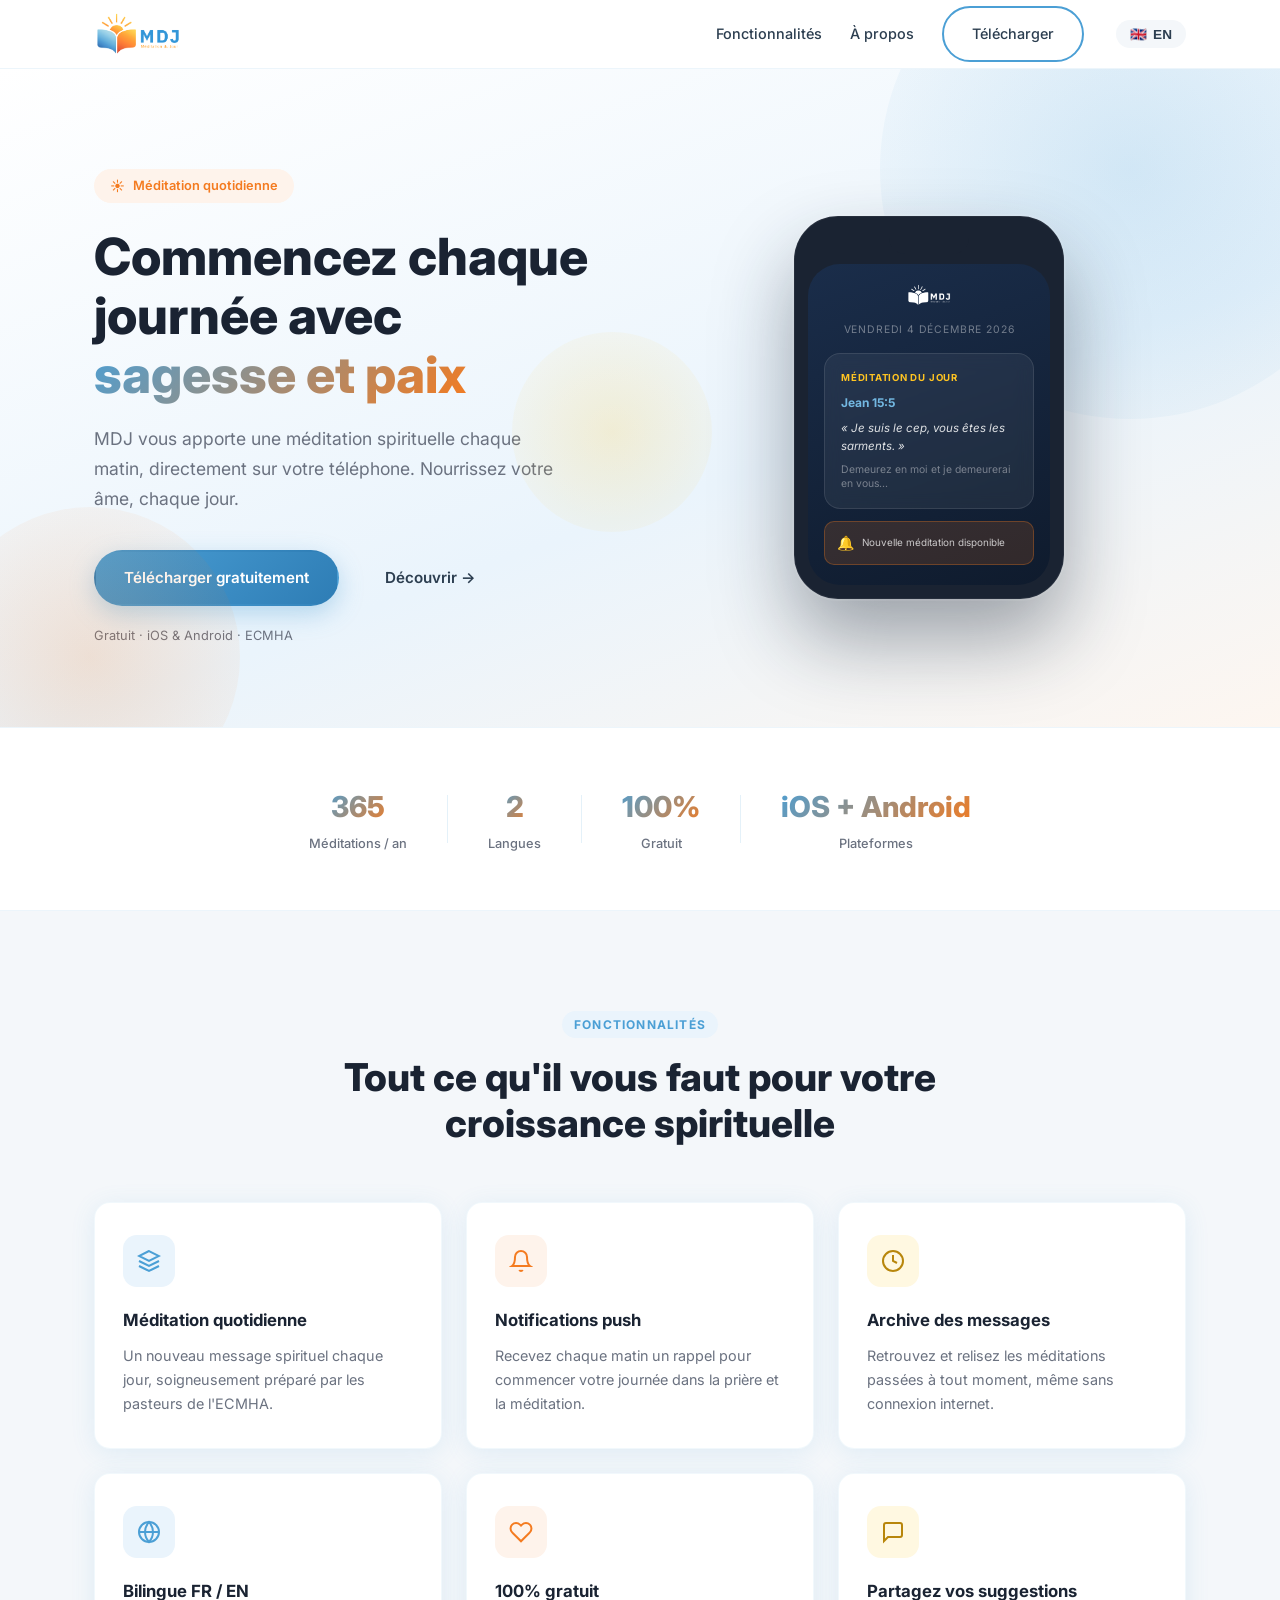
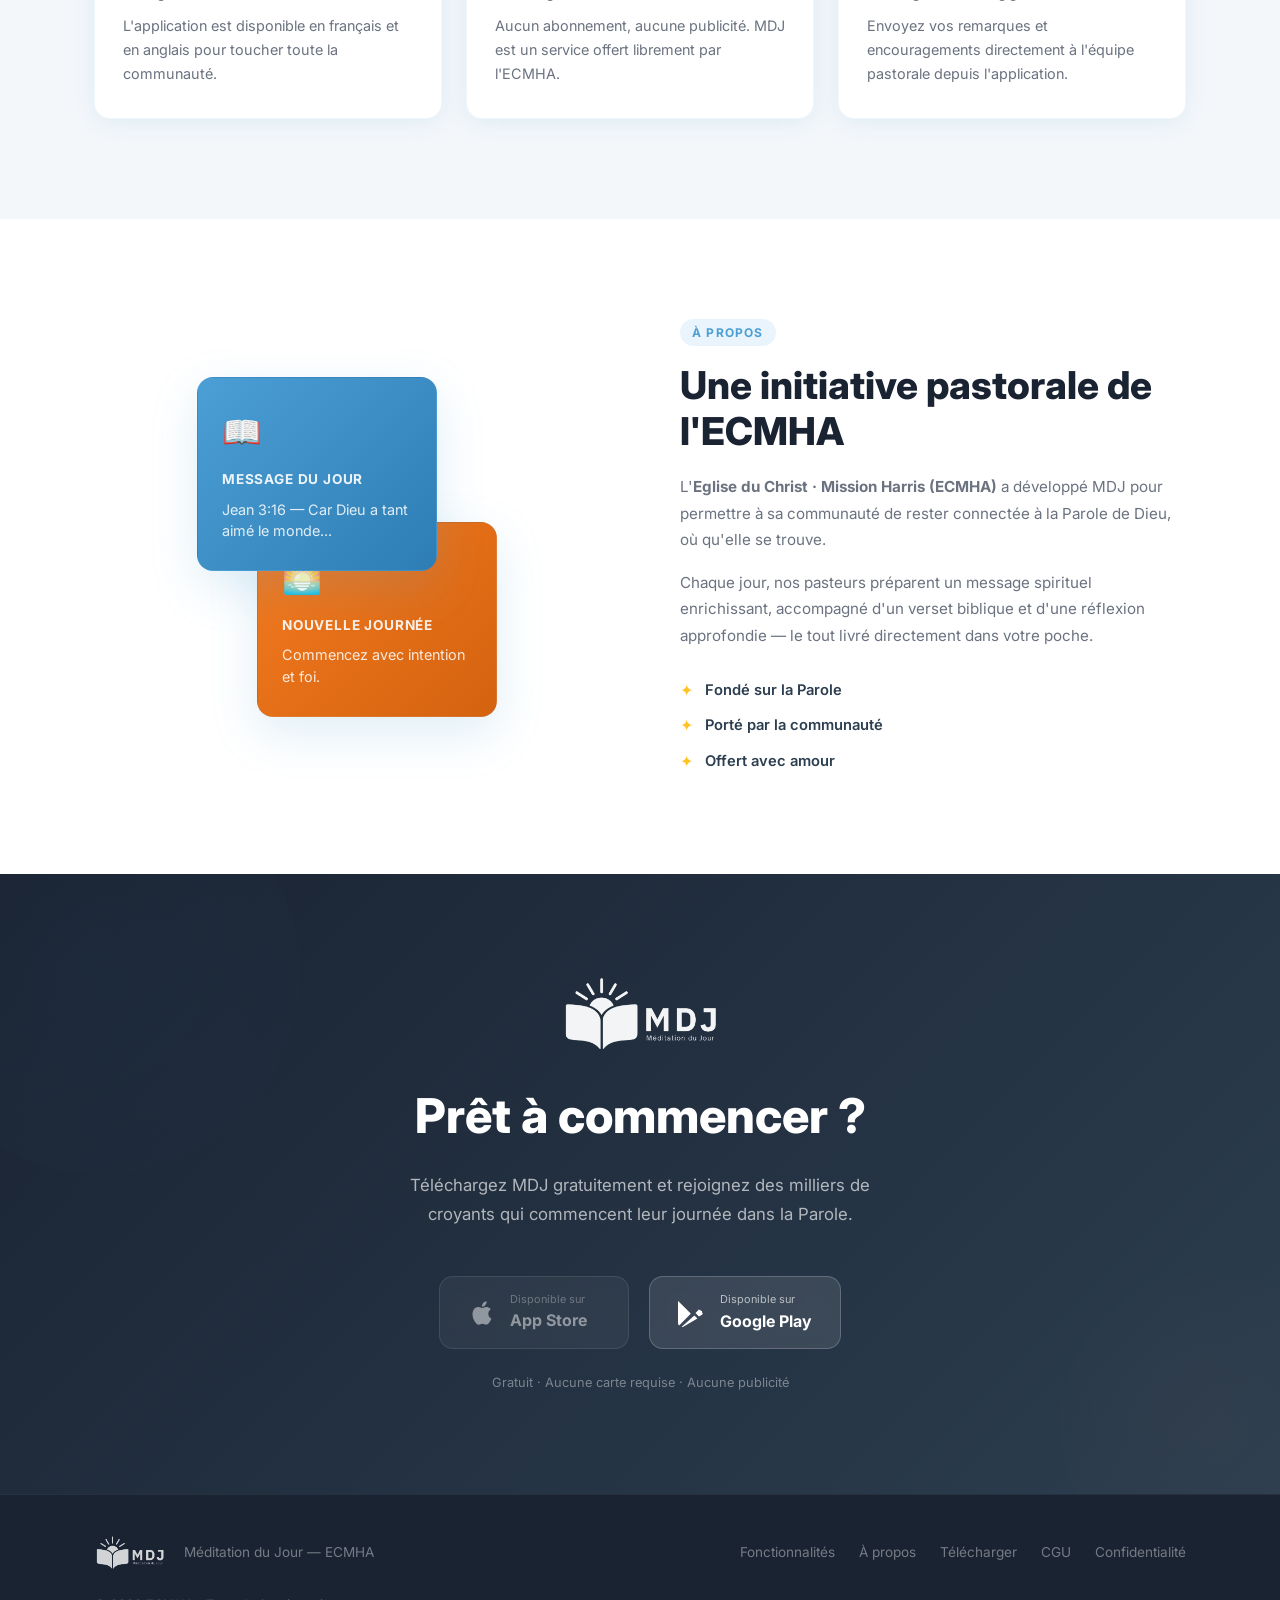
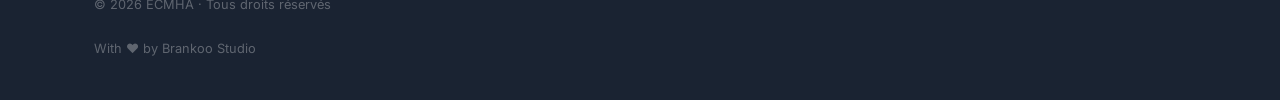
<file: index.html>
<!DOCTYPE html>
<html lang="fr">
<head>
  <meta charset="UTF-8" />
  <meta name="viewport" content="width=device-width, initial-scale=1.0" />
  <title>MDJ — Méditation du Jour</title>
  <link rel="shortcut icon" href="assets/imgs/favicon.png" />
  <link rel="icon" type="image/png" href="assets/imgs/favicon.png" />
  <meta name="description" content="Commencez chaque journée avec une méditation inspirante. MDJ vous apporte des messages spirituels quotidiens directement sur votre téléphone." />

  <!-- Canonical — update to your production domain -->
  <link rel="canonical" href="https://mdj.brankoostudio.com/" />

  <!-- Open Graph -->
  <meta property="og:type"        content="website" />
  <meta property="og:url"         content="https://mdj.brankoostudio.com/" />
  <meta property="og:title"       content="MDJ — Méditation du Jour" />
  <meta property="og:description" content="Commencez chaque journée avec une méditation inspirante. MDJ vous apporte des messages spirituels quotidiens directement sur votre téléphone." />
  <meta property="og:image"       content="https://mdj.brankoostudio.com/app_logo.png" />
  <meta property="og:locale"      content="fr_FR" />
  <meta property="og:site_name"   content="MDJ — Méditation du Jour" />

  <!-- Twitter Card -->
  <meta name="twitter:card"        content="summary_large_image" />
  <meta name="twitter:title"       content="MDJ — Méditation du Jour" />
  <meta name="twitter:description" content="Commencez chaque journée avec une méditation inspirante. MDJ vous apporte des messages spirituels quotidiens directement sur votre téléphone." />
  <meta name="twitter:image"       content="https://mdj.brankoostudio.com/app_logo.png" />

  <!-- Structured data -->
  <script type="application/ld+json">
  {
    "@context": "https://schema.org",
    "@type": "MobileApplication",
    "name": "MDJ — Méditation du Jour",
    "description": "Commencez chaque journée avec une méditation inspirante. MDJ vous apporte des messages spirituels quotidiens directement sur votre téléphone.",
    "url": "https://mdj.brankoostudio.com/",
    "applicationCategory": "LifestyleApplication",
    "operatingSystem": "iOS, Android",
    "offers": {
      "@type": "Offer",
      "price": "0",
      "priceCurrency": "EUR"
    },
    "author": {
      "@type": "Organization",
      "name": "Eglise du Christ · Mission Harris (ECMHA)"
    },
    "inLanguage": ["fr", "en"]
  }
  </script>

  <link rel="preconnect" href="https://fonts.googleapis.com" />
  <link rel="preconnect" href="https://fonts.gstatic.com" crossorigin />
  <link href="https://fonts.googleapis.com/css2?family=Inter:wght@400;500;600;700;800&display=swap" rel="stylesheet" />
  <link rel="stylesheet" href="assets/css/style.css" />
</head>
<body>

  <!-- NAVBAR -->
  <header class="navbar">
    <div class="container navbar__inner">
      <a href="#" class="navbar__logo">
        <img src="assets/imgs/app_logo.png" alt="MDJ Logo" height="44" />
      </a>
      <nav class="navbar__links">
        <a href="#features" data-i18n="nav.features">Fonctionnalités</a>
        <a href="#about" data-i18n="nav.about">À propos</a>
        <a href="#download" class="btn btn--outline" data-i18n="nav.download">Télécharger</a>
      </nav>
      <button class="lang-toggle" id="langToggle" aria-label="Switch language">
        <span class="lang-toggle__flag" id="langFlag">🇬🇧</span>
        <span class="lang-toggle__label" id="langLabel">EN</span>
      </button>
      <button class="navbar__burger" id="burger" aria-label="Menu">
        <span></span><span></span><span></span>
      </button>
    </div>
    <div class="navbar__mobile" id="mobileMenu">
      <a href="#features" data-i18n="nav.features">Fonctionnalités</a>
      <a href="#about" data-i18n="nav.about">À propos</a>
      <a href="#download" data-i18n="nav.download">Télécharger</a>
    </div>
  </header>

  <!-- HERO -->
  <section class="hero" id="home">
    <div class="hero__bg-shapes">
      <div class="shape shape--1"></div>
      <div class="shape shape--2"></div>
      <div class="shape shape--3"></div>
    </div>
    <div class="container hero__inner">
      <div class="hero__text">
        <span class="hero__badge" data-i18n="hero.badge">Méditation quotidienne</span>
        <h1 class="hero__title" data-i18n="hero.title">
          Commencez chaque journée avec <span class="gradient-text">sagesse et paix</span>
        </h1>
        <p class="hero__subtitle" data-i18n="hero.subtitle">
          MDJ vous apporte une méditation spirituelle chaque matin, directement sur votre téléphone. Nourrissez votre âme, chaque jour.
        </p>
        <div class="hero__cta">
          <a href="#download" class="btn btn--primary" data-i18n="hero.cta_primary">Télécharger gratuitement</a>
          <a href="#features" class="btn btn--ghost" data-i18n="hero.cta_secondary">Découvrir →</a>
        </div>
        <p class="hero__note" data-i18n="hero.note">Gratuit · iOS & Android · ECMHA</p>
      </div>
      <div class="hero__visual">
        <div class="phone-mockup">
          <div class="phone-mockup__screen">
            <div class="mock-screen">
              <div class="mock-header">
                <div class="mock-logo">
                  <img src="assets/imgs/MDJ Blanc.png" alt="MDJ" height="28" />
                </div>
              </div>
              <div class="mock-date" id="mockDate"></div>
              <div class="mock-card">
                <div class="mock-card__tag" data-i18n="mock.tag">Méditation du jour</div>
                <div class="mock-card__title" data-i18n="mock.verse_ref">Jean 15:5</div>
                <div class="mock-card__quote" data-i18n="mock.verse">
                  « Je suis le cep, vous êtes les sarments. »
                </div>
                <div class="mock-card__preview" data-i18n="mock.content">
                  Demeurez en moi et je demeurerai en vous...
                </div>
              </div>
              <div class="mock-notif">
                <div class="mock-notif__icon">🔔</div>
                <div class="mock-notif__text" data-i18n="mock.notif">Nouvelle méditation disponible</div>
              </div>
            </div>
          </div>
        </div>
        <div class="hero__glow"></div>
      </div>
    </div>
  </section>

  <!-- STATS STRIP -->
  <section class="stats">
    <div class="container stats__inner">
      <div class="stat">
        <span class="stat__number">365</span>
        <span class="stat__label" data-i18n="stats.messages">Méditations / an</span>
      </div>
      <div class="stat__divider"></div>
      <div class="stat">
        <span class="stat__number">2</span>
        <span class="stat__label" data-i18n="stats.languages">Langues</span>
      </div>
      <div class="stat__divider"></div>
      <div class="stat">
        <span class="stat__number">100%</span>
        <span class="stat__label" data-i18n="stats.free">Gratuit</span>
      </div>
      <div class="stat__divider"></div>
      <div class="stat">
        <span class="stat__number">iOS + Android</span>
        <span class="stat__label" data-i18n="stats.platforms">Plateformes</span>
      </div>
    </div>
  </section>

  <!-- FEATURES -->
  <section class="features" id="features">
    <div class="container">
      <div class="section-header">
        <span class="section-tag" data-i18n="features.tag">Fonctionnalités</span>
        <h2 class="section-title" data-i18n="features.title">Tout ce qu'il vous faut pour votre croissance spirituelle</h2>
      </div>
      <div class="features__grid">

        <div class="feature-card">
          <div class="feature-card__icon feature-card__icon--blue">
            <svg viewBox="0 0 24 24" fill="none" stroke="currentColor" stroke-width="2">
              <path d="M12 2L2 7l10 5 10-5-10-5z"/>
              <path d="M2 17l10 5 10-5"/>
              <path d="M2 12l10 5 10-5"/>
            </svg>
          </div>
          <h3 data-i18n="features.daily.title">Méditation quotidienne</h3>
          <p data-i18n="features.daily.desc">Un nouveau message spirituel chaque jour, soigneusement préparé.</p>
        </div>

        <div class="feature-card">
          <div class="feature-card__icon feature-card__icon--orange">
            <svg viewBox="0 0 24 24" fill="none" stroke="currentColor" stroke-width="2">
              <path d="M18 8A6 6 0 0 0 6 8c0 7-3 9-3 9h18s-3-2-3-9"/>
              <path d="M13.73 21a2 2 0 0 1-3.46 0"/>
            </svg>
          </div>
          <h3 data-i18n="features.notif.title">Notifications push</h3>
          <p data-i18n="features.notif.desc">Recevez chaque matin un rappel pour commencer votre journée dans la prière et la méditation.</p>
        </div>

        <div class="feature-card">
          <div class="feature-card__icon feature-card__icon--gold">
            <svg viewBox="0 0 24 24" fill="none" stroke="currentColor" stroke-width="2">
              <circle cx="12" cy="12" r="10"/>
              <polyline points="12 6 12 12 16 14"/>
            </svg>
          </div>
          <h3 data-i18n="features.archive.title">Archive des messages</h3>
          <p data-i18n="features.archive.desc">Retrouvez et relisez les méditations passées à tout moment, même sans connexion internet.</p>
        </div>

        <div class="feature-card">
          <div class="feature-card__icon feature-card__icon--blue">
            <svg viewBox="0 0 24 24" fill="none" stroke="currentColor" stroke-width="2">
              <circle cx="12" cy="12" r="10"/>
              <line x1="2" y1="12" x2="22" y2="12"/>
              <path d="M12 2a15.3 15.3 0 0 1 4 10 15.3 15.3 0 0 1-4 10 15.3 15.3 0 0 1-4-10 15.3 15.3 0 0 1 4-10z"/>
            </svg>
          </div>
          <h3 data-i18n="features.bilingual.title">Bilingue FR / EN</h3>
          <p data-i18n="features.bilingual.desc">L'application est disponible en français et en anglais pour toucher toute la communauté.</p>
        </div>

        <div class="feature-card">
          <div class="feature-card__icon feature-card__icon--orange">
            <svg viewBox="0 0 24 24" fill="none" stroke="currentColor" stroke-width="2">
              <path d="M20.84 4.61a5.5 5.5 0 0 0-7.78 0L12 5.67l-1.06-1.06a5.5 5.5 0 0 0-7.78 7.78l1.06 1.06L12 21.23l7.78-7.78 1.06-1.06a5.5 5.5 0 0 0 0-7.78z"/>
            </svg>
          </div>
          <h3 data-i18n="features.free.title">100% gratuit</h3>
          <p data-i18n="features.free.desc">Aucun abonnement, aucune publicité. MDJ est un service offert librement par l'ECMHA.</p>
        </div>

        <div class="feature-card">
          <div class="feature-card__icon feature-card__icon--gold">
            <svg viewBox="0 0 24 24" fill="none" stroke="currentColor" stroke-width="2">
              <path d="M21 15a2 2 0 0 1-2 2H7l-4 4V5a2 2 0 0 1 2-2h14a2 2 0 0 1 2 2z"/>
            </svg>
          </div>
          <h3 data-i18n="features.feedback.title">Partagez vos suggestions</h3>
          <p data-i18n="features.feedback.desc">Envoyez vos remarques et encouragements directement à l'équipe pastorale depuis l'application.</p>
        </div>

      </div>
    </div>
  </section>

  <!-- ABOUT -->
  <section class="about" id="about">
    <div class="container about__inner">
      <div class="about__visual">
        <div class="about__cards">
          <div class="about__card about__card--front">
            <div class="about__card-icon">📖</div>
            <div class="about__card-title" data-i18n="about.card1.title">Message du jour</div>
            <div class="about__card-body" data-i18n="about.card1.body">Jean 3:16 — Car Dieu a tant aimé le monde...</div>
          </div>
          <div class="about__card about__card--back">
            <div class="about__card-icon">🌅</div>
            <div class="about__card-title" data-i18n="about.card2.title">Nouvelle journée</div>
            <div class="about__card-body" data-i18n="about.card2.body">Commencez avec intention et foi.</div>
          </div>
        </div>
      </div>
      <div class="about__text">
        <span class="section-tag" data-i18n="about.tag">À propos</span>
        <h2 class="section-title" data-i18n="about.title">Une initiative pastorale de l'ECMHA</h2>
        <p data-i18n="about.p1">
          L'<strong>Eglise du Christ · Mission Harris (ECMHA)</strong> a développé MDJ pour permettre à sa communauté de rester connectée à la Parole de Dieu, où qu'elle se trouve.
        </p>
        <p data-i18n="about.p2">
          Chaque jour, nos prédicateurs préparent un message spirituel enrichissant, accompagné d'un verset biblique et d'une réflexion approfondie — le tout livré directement dans votre poche.
        </p>
        <div class="about__values">
          <div class="about__value">
            <span class="about__value-icon">✦</span>
            <span data-i18n="about.val1">Fondé sur la Parole</span>
          </div>
          <div class="about__value">
            <span class="about__value-icon">✦</span>
            <span data-i18n="about.val2">Porté par la communauté</span>
          </div>
          <div class="about__value">
            <span class="about__value-icon">✦</span>
            <span data-i18n="about.val3">Offert avec amour</span>
          </div>
        </div>
      </div>
    </div>
  </section>

  <!-- DOWNLOAD -->
  <section class="download" id="download">
    <div class="download__bg">
      <div class="shape shape--d1"></div>
      <div class="shape shape--d2"></div>
    </div>
    <div class="container download__inner">
      <img src="assets/imgs/app_logo_white.png" alt="MDJ" class="download__logo" height="80" />
      <h2 class="download__title" data-i18n="download.title">Prêt à commencer ?</h2>
      <p class="download__subtitle" data-i18n="download.subtitle">
        Téléchargez MDJ gratuitement et rejoignez des milliers de croyants qui commencent leur journée dans la Parole.
      </p>
      <div class="download__buttons">
        <a href="#" class="store-btn store-btn--disabled">
          <svg class="store-btn__icon" viewBox="0 0 24 24" fill="currentColor">
            <path d="M18.71 19.5c-.83 1.24-1.71 2.45-3.05 2.47-1.34.03-1.77-.79-3.29-.79-1.53 0-2 .77-3.27.82-1.31.05-2.3-1.32-3.14-2.53C4.25 17 2.94 12.45 4.7 9.39c.87-1.52 2.43-2.48 4.12-2.51 1.28-.02 2.5.87 3.29.87.78 0 2.26-1.07 3.8-.91.65.03 2.47.26 3.64 1.98-.09.06-2.17 1.28-2.15 3.81.03 3.02 2.65 4.03 2.68 4.04-.03.07-.42 1.44-1.38 2.83M13 3.5c.73-.83 1.94-1.46 2.94-1.5.13 1.17-.34 2.35-1.04 3.19-.69.85-1.83 1.51-2.95 1.42-.15-1.15.41-2.35 1.05-3.11z"/>
          </svg>
          <div class="store-btn__text">
            <span class="store-btn__sub" data-i18n="download.appstore_sub">Disponible sur</span>
            <span class="store-btn__name">App Store</span>
          </div>
        </a>
        <a href="https://play.google.com/store/apps/details?id=com.brankoo.mdj" class="store-btn">
          <svg class="store-btn__icon" viewBox="0 0 24 24" fill="currentColor">
            <path d="M3.18 23.76c.3.17.64.22.99.14l12.47-7.18-2.61-2.61-10.85 9.65zM.89 1.43C.34 1.76 0 2.36 0 3.14v17.72c0 .78.34 1.38.89 1.71l.09.05 9.92-9.92v-.23L.98 2.55l-.09.05-.01-.09.01.02zM20.6 10.59l-2.66-1.53-2.94 2.94 2.94 2.94 2.67-1.54c.76-.44.76-1.37-.01-1.81zM3.18.24l12.47 7。19-2。61 2。61L2。19。39 3。18。24z"/>
          </svg>
          <div class="store-btn__text">
            <span class="store-btn__sub" data-i18n="download.google_sub">Disponible sur</span>
            <span class="store-btn__name">Google Play</span>
          </div>
        </a>
      </div>
      <p class="download__note" data-i18n="download.note">Gratuit · Aucune carte requise · Aucune publicité</p>
    </div>
  </section>

  <!-- FOOTER -->
  <footer class="footer">
    <div class="container footer__inner">
      <div class="footer__brand">
        <img src="assets/imgs/app_logo.png" alt="MDJ" height="36" />
        <p data-i18n="footer.tagline">Méditation du Jour — ECMHA</p>
      </div>
      <div class="footer__links">
        <a href="#features" data-i18n="nav.features">Fonctionnalités</a>
        <a href="#about" data-i18n="nav.about">À propos</a>
        <a href="#download" data-i18n="nav.download">Télécharger</a>
        <a href="cgu.html" data-i18n="footer.cgu">CGU</a>
        <a href="privacy.html" data-i18n="footer.privacy">Confidentialité</a>
      </div>
      <p class="footer__copy">
        © <span id="year"></span> ECMHA · <span data-i18n="footer.rights">Tous droits réservés</span>
      </p>
      <p class="footer__copy">
        With ❤️ by <a href="https://www.brankoostudio.com" target="_blank" rel="noopener" data-i18n="footer.branco"> Brankoo Studio </a>
      </p>
    </div>
  </footer>

  <script src="assets/js/script.js"></script>
</body>
</html>
</file>
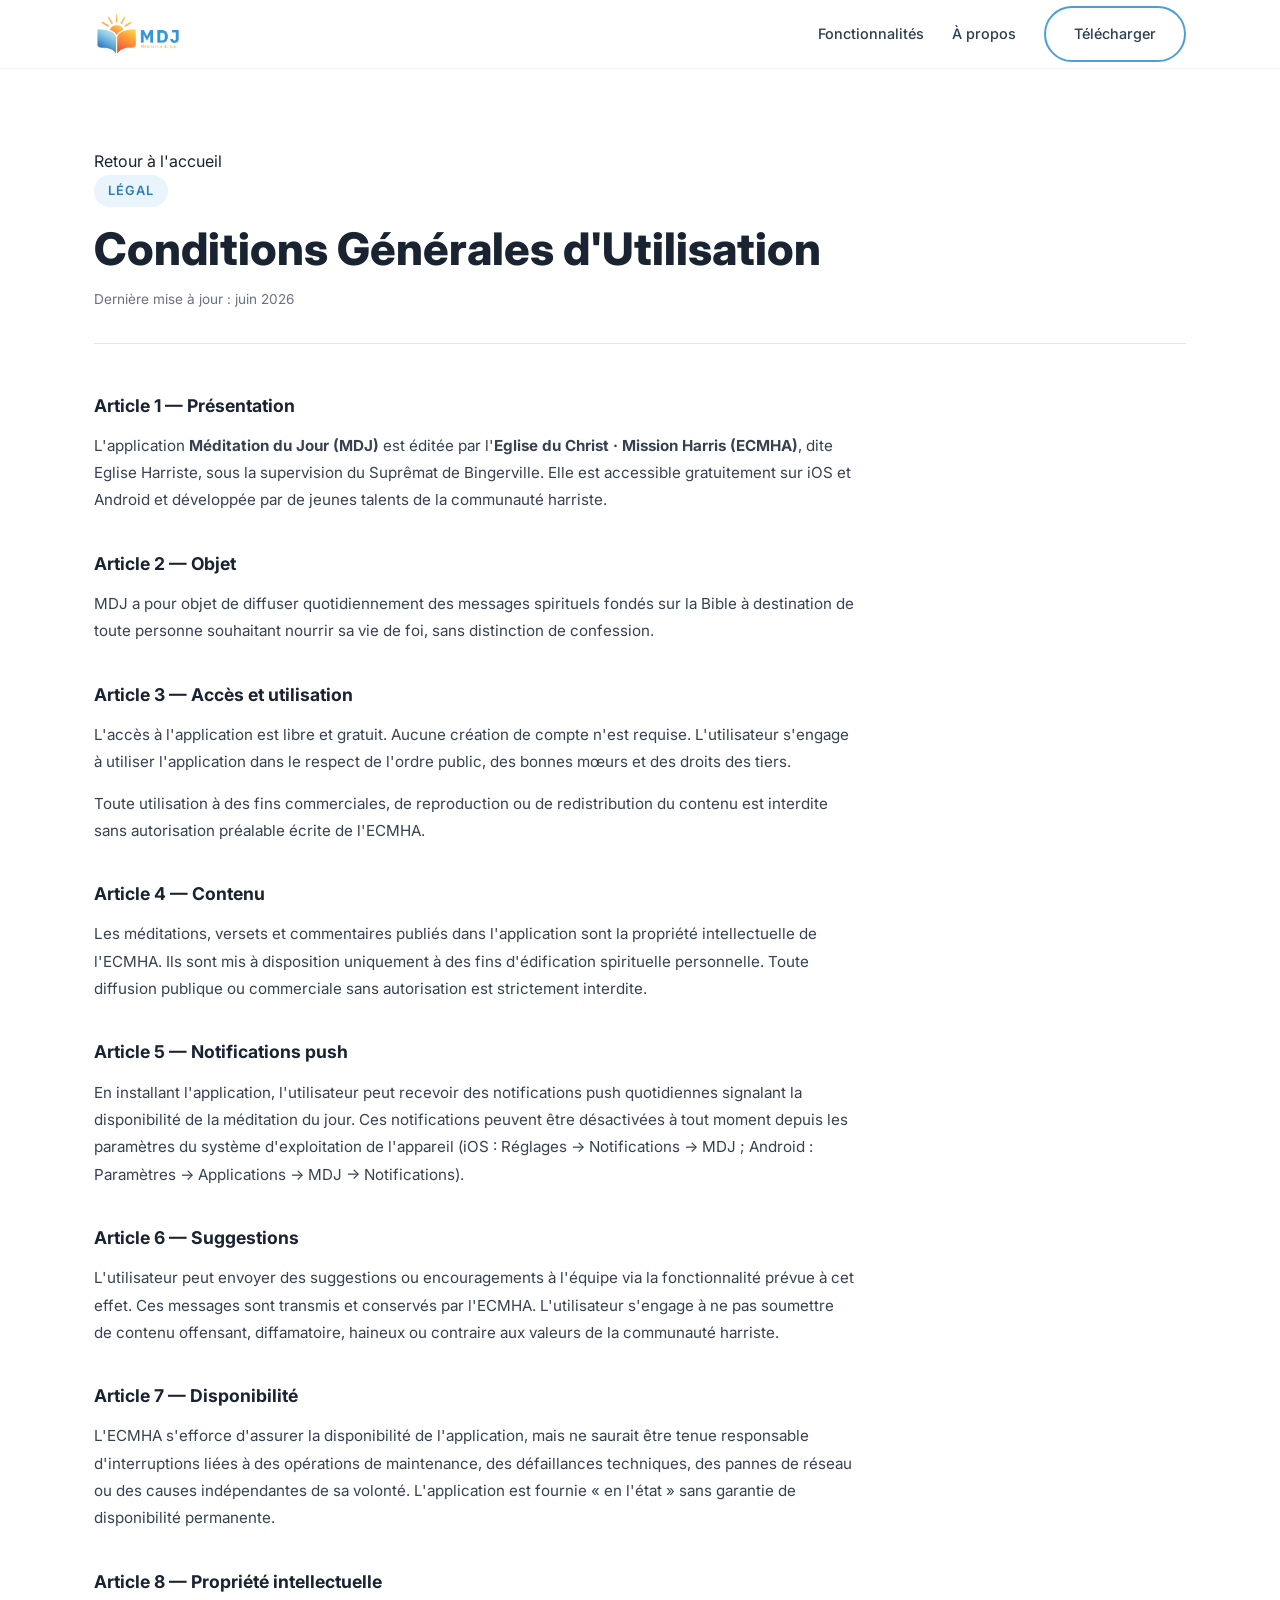
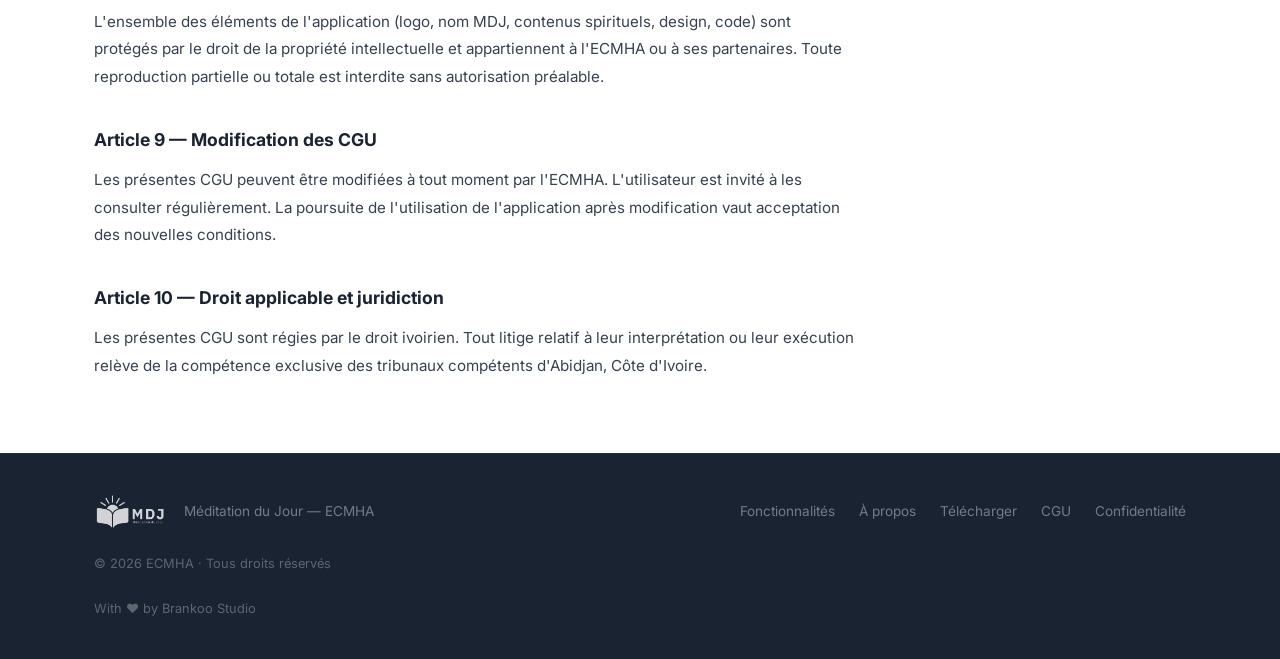
<file: cgu.html>
<!DOCTYPE html>
<html lang="fr">
<head>
  <meta charset="UTF-8" />
  <meta name="viewport" content="width=device-width, initial-scale=1.0" />
  <title>CGU — MDJ Méditation du Jour</title>
  <meta name="description" content="Conditions Générales d'Utilisation de l'application MDJ — Méditation du Jour, éditée par l'ECMHA." />
  <meta name="robots" content="noindex, follow" />
  <link rel="canonical" href="https://mdj.brankoostudio.com/cgu.html" />
  <link rel="shortcut icon" href="assets/imgs/favicon.png" />
  <link rel="icon" type="image/png" href="assets/imgs/favicon.png" />
  <link rel="preconnect" href="https://fonts.googleapis.com" />
  <link rel="preconnect" href="https://fonts.gstatic.com" crossorigin />
  <link href="https://fonts.googleapis.com/css2?family=Inter:wght@400;500;600;700;800&display=swap" rel="stylesheet" />
  <link rel="stylesheet" href="assets/css/style.css" />
  <link rel="stylesheet" href="assets/css/cgu.css" />
</head>
<body>

  <header class="navbar">
    <div class="container navbar__inner">
      <a href="index.html" class="navbar__logo">
        <img src="assets/imgs/app_logo.png" alt="MDJ Logo" height="44" />
      </a>
      <nav class="navbar__links">
        <a href="index.html#features">Fonctionnalités</a>
        <a href="index.html#about">À propos</a>
        <a href="index.html#download" class="btn btn--outline">Télécharger</a>
      </nav>
    </div>
  </header>

  <section class="legal">
    <div class="container">
      <a href="index.html" class="legal__back">Retour à l'accueil</a>
      <div class="legal__header">
        <span class="legal__badge">Légal</span>
        <h1 class="legal__title">Conditions Générales d'Utilisation</h1>
        <p class="legal__date">Dernière mise à jour : juin 2026</p>
      </div>
      <div class="legal__body">

        <h2>Article 1 — Présentation</h2>
        <p>L'application <strong>Méditation du Jour (MDJ)</strong> est éditée par l'<strong>Eglise du Christ · Mission Harris (ECMHA)</strong>, dite Eglise Harriste, sous la supervision du Suprêmat de Bingerville. Elle est accessible gratuitement sur iOS et Android et développée par de jeunes talents de la communauté harriste.</p>

        <h2>Article 2 — Objet</h2>
        <p>MDJ a pour objet de diffuser quotidiennement des messages spirituels fondés sur la Bible à destination de toute personne souhaitant nourrir sa vie de foi, sans distinction de confession.</p>

        <h2>Article 3 — Accès et utilisation</h2>
        <p>L'accès à l'application est libre et gratuit. Aucune création de compte n'est requise. L'utilisateur s'engage à utiliser l'application dans le respect de l'ordre public, des bonnes mœurs et des droits des tiers.</p>
        <p>Toute utilisation à des fins commerciales, de reproduction ou de redistribution du contenu est interdite sans autorisation préalable écrite de l'ECMHA.</p>

        <h2>Article 4 — Contenu</h2>
        <p>Les méditations, versets et commentaires publiés dans l'application sont la propriété intellectuelle de l'ECMHA. Ils sont mis à disposition uniquement à des fins d'édification spirituelle personnelle. Toute diffusion publique ou commerciale sans autorisation est strictement interdite.</p>

        <h2>Article 5 — Notifications push</h2>
        <p>En installant l'application, l'utilisateur peut recevoir des notifications push quotidiennes signalant la disponibilité de la méditation du jour. Ces notifications peuvent être désactivées à tout moment depuis les paramètres du système d'exploitation de l'appareil (iOS : Réglages → Notifications → MDJ ; Android : Paramètres → Applications → MDJ → Notifications).</p>

        <h2>Article 6 — Suggestions</h2>
        <p>L'utilisateur peut envoyer des suggestions ou encouragements à l'équipe via la fonctionnalité prévue à cet effet. Ces messages sont transmis et conservés par l'ECMHA. L'utilisateur s'engage à ne pas soumettre de contenu offensant, diffamatoire, haineux ou contraire aux valeurs de la communauté harriste.</p>

        <h2>Article 7 — Disponibilité</h2>
        <p>L'ECMHA s'efforce d'assurer la disponibilité de l'application, mais ne saurait être tenue responsable d'interruptions liées à des opérations de maintenance, des défaillances techniques, des pannes de réseau ou des causes indépendantes de sa volonté. L'application est fournie « en l'état » sans garantie de disponibilité permanente.</p>

        <h2>Article 8 — Propriété intellectuelle</h2>
        <p>L'ensemble des éléments de l'application (logo, nom MDJ, contenus spirituels, design, code) sont protégés par le droit de la propriété intellectuelle et appartiennent à l'ECMHA ou à ses partenaires. Toute reproduction partielle ou totale est interdite sans autorisation préalable.</p>

        <h2>Article 9 — Modification des CGU</h2>
        <p>Les présentes CGU peuvent être modifiées à tout moment par l'ECMHA. L'utilisateur est invité à les consulter régulièrement. La poursuite de l'utilisation de l'application après modification vaut acceptation des nouvelles conditions.</p>

        <h2>Article 10 — Droit applicable et juridiction</h2>
        <p>Les présentes CGU sont régies par le droit ivoirien. Tout litige relatif à leur interprétation ou leur exécution relève de la compétence exclusive des tribunaux compétents d'Abidjan, Côte d'Ivoire.</p>

      </div>
    </div>
  </section>

  <footer class="footer">
    <div class="container footer__inner">
      <div class="footer__brand">
        <img src="assets/imgs/app_logo.png" alt="MDJ" height="36" />
        <p>Méditation du Jour — ECMHA</p>
      </div>
      <div class="footer__links">
        <a href="index.html#features">Fonctionnalités</a>
        <a href="index.html#about">À propos</a>
        <a href="index.html#download">Télécharger</a>
        <a href="cgu.html">CGU</a>
        <a href="privacy.html">Confidentialité</a>
      </div>
      <p class="footer__copy">© <script>document.write(new Date().getFullYear())</script> ECMHA · Tous droits réservés</p>
      <p class="footer__copy">With ❤️ by <a href="https://www.brankoostudio.com" target="_blank" rel="noopener">Brankoo Studio</a></p>
    </div>
  </footer>

</body>
</html>
</file>
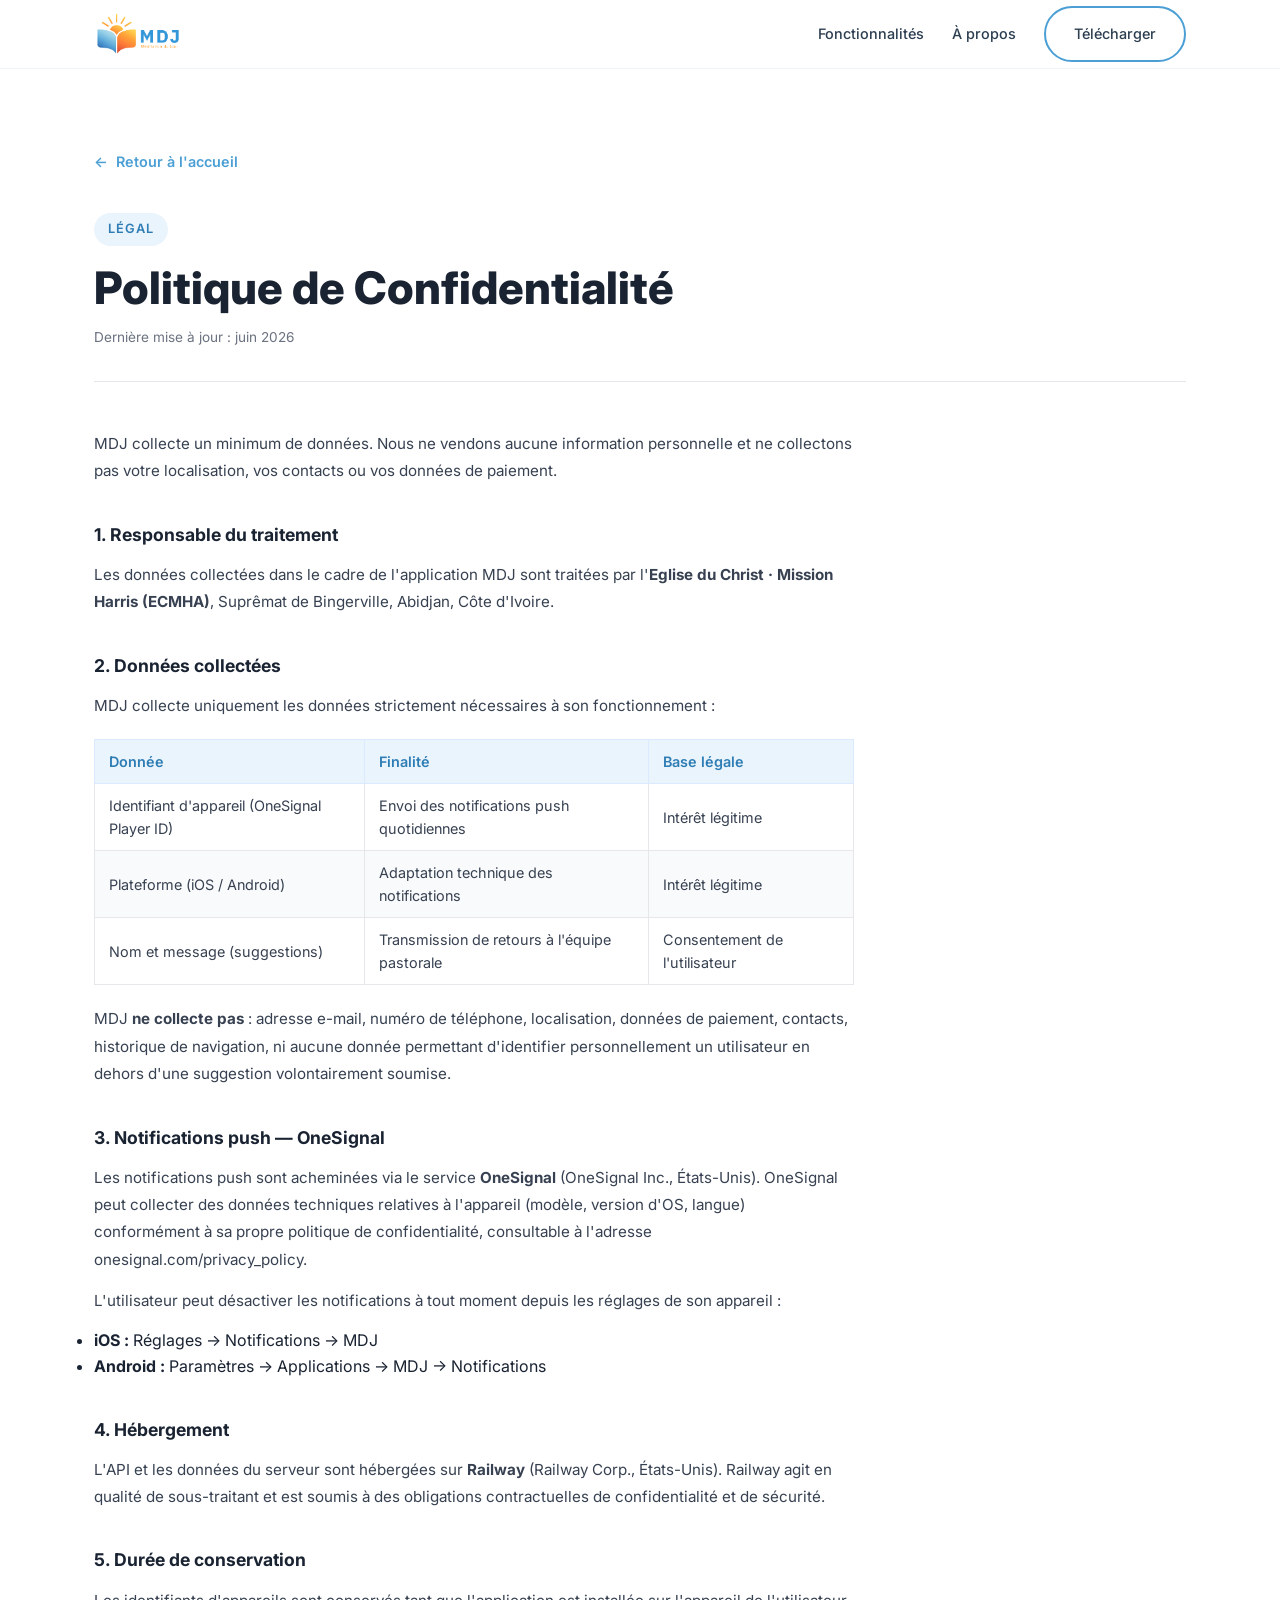
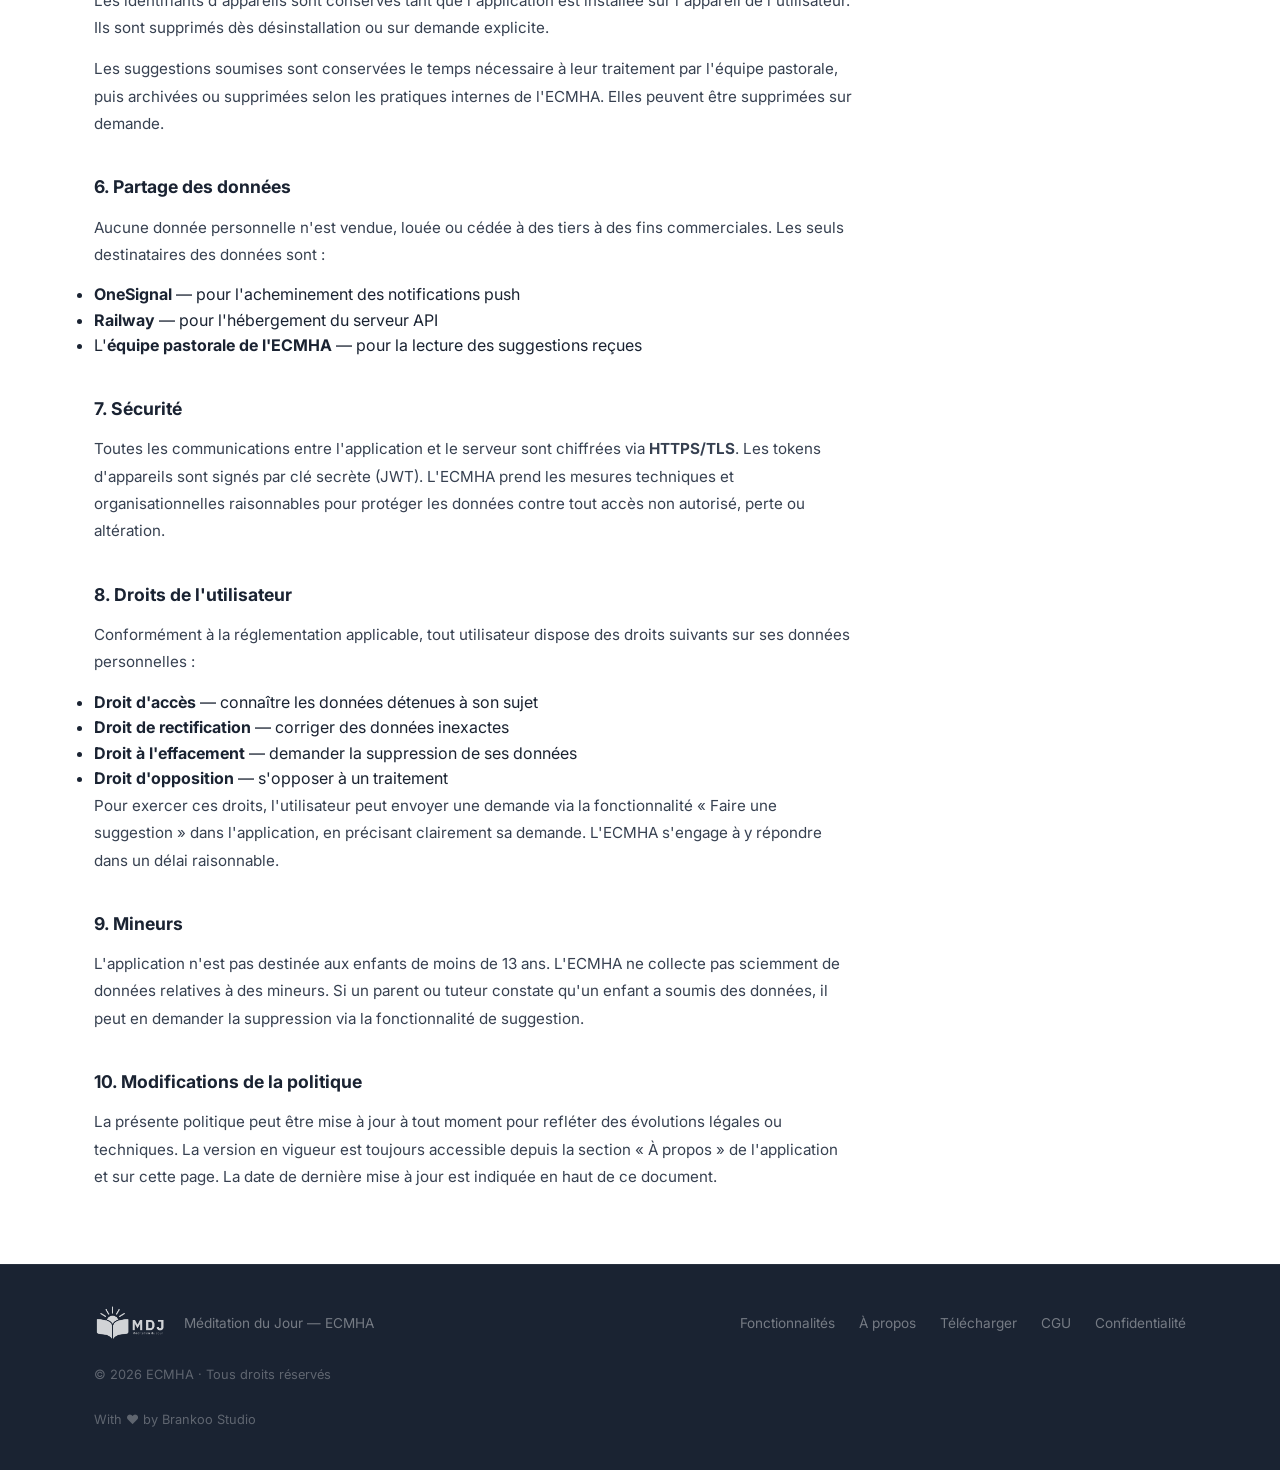
<file: privacy.html>
<!DOCTYPE html>
<html lang="fr">
<head>
  <meta charset="UTF-8" />
  <meta name="viewport" content="width=device-width, initial-scale=1.0" />
  <title>Politique de Confidentialité — MDJ Méditation du Jour</title>
  <meta name="description" content="Politique de confidentialité de l'application MDJ — Méditation du Jour, éditée par l'ECMHA." />
  <meta name="robots" content="noindex, follow" />
  <link rel="canonical" href="https://mdj.brankoostudio.com/privacy.html" />
  <link rel="shortcut icon" href="assets/imgs/favicon.png" />
  <link rel="icon" type="image/png" href="assets/imgs/favicon.png" />
  <link rel="preconnect" href="https://fonts.googleapis.com" />
  <link rel="preconnect" href="https://fonts.gstatic.com" crossorigin />
  <link href="https://fonts.googleapis.com/css2?family=Inter:wght@400;500;600;700;800&display=swap" rel="stylesheet" />
  <link rel="stylesheet" href="assets/css/style.css" />
  <link rel="stylesheet" href="assets/css/privacy.css" />
</head>
<body>

  <header class="navbar">
    <div class="container navbar__inner">
      <a href="index.html" class="navbar__logo">
        <img src="assets/imgs/app_logo.png" alt="MDJ Logo" height="44" />
      </a>
      <nav class="navbar__links">
        <a href="index.html#features">Fonctionnalités</a>
        <a href="index.html#about">À propos</a>
        <a href="index.html#download" class="btn btn--outline">Télécharger</a>
      </nav>
    </div>
  </header>

  <section class="legal">
    <div class="container">
      <a href="index.html" class="legal__back">Retour à l'accueil</a>
      <div class="legal__header">
        <span class="legal__badge">Légal</span>
        <h1 class="legal__title">Politique de Confidentialité</h1>
        <p class="legal__date">Dernière mise à jour : juin 2026</p>
      </div>
      <div class="legal__body">

        <div class="highlight-box">
          <p>MDJ collecte un minimum de données. Nous ne vendons aucune information personnelle et ne collectons pas votre localisation, vos contacts ou vos données de paiement.</p>
        </div>

        <h2>1. Responsable du traitement</h2>
        <p>Les données collectées dans le cadre de l'application MDJ sont traitées par l'<strong>Eglise du Christ · Mission Harris (ECMHA)</strong>, Suprêmat de Bingerville, Abidjan, Côte d'Ivoire.</p>

        <h2>2. Données collectées</h2>
        <p>MDJ collecte uniquement les données strictement nécessaires à son fonctionnement :</p>

        <table>
          <thead>
            <tr>
              <th>Donnée</th>
              <th>Finalité</th>
              <th>Base légale</th>
            </tr>
          </thead>
          <tbody>
            <tr>
              <td>Identifiant d'appareil (OneSignal Player ID)</td>
              <td>Envoi des notifications push quotidiennes</td>
              <td>Intérêt légitime</td>
            </tr>
            <tr>
              <td>Plateforme (iOS / Android)</td>
              <td>Adaptation technique des notifications</td>
              <td>Intérêt légitime</td>
            </tr>
            <tr>
              <td>Nom et message (suggestions)</td>
              <td>Transmission de retours à l'équipe pastorale</td>
              <td>Consentement de l'utilisateur</td>
            </tr>
          </tbody>
        </table>

        <p>MDJ <strong>ne collecte pas</strong> : adresse e-mail, numéro de téléphone, localisation, données de paiement, contacts, historique de navigation, ni aucune donnée permettant d'identifier personnellement un utilisateur en dehors d'une suggestion volontairement soumise.</p>

        <h2>3. Notifications push — OneSignal</h2>
        <p>Les notifications push sont acheminées via le service <strong>OneSignal</strong> (OneSignal Inc., États-Unis). OneSignal peut collecter des données techniques relatives à l'appareil (modèle, version d'OS, langue) conformément à sa propre politique de confidentialité, consultable à l'adresse <a href="https://onesignal.com/privacy_policy" target="_blank" rel="noopener">onesignal.com/privacy_policy</a>.</p>
        <p>L'utilisateur peut désactiver les notifications à tout moment depuis les réglages de son appareil :</p>
        <ul>
          <li><strong>iOS :</strong> Réglages → Notifications → MDJ</li>
          <li><strong>Android :</strong> Paramètres → Applications → MDJ → Notifications</li>
        </ul>

        <h2>4. Hébergement</h2>
        <p>L'API et les données du serveur sont hébergées sur <strong>Railway</strong> (Railway Corp., États-Unis). Railway agit en qualité de sous-traitant et est soumis à des obligations contractuelles de confidentialité et de sécurité.</p>

        <h2>5. Durée de conservation</h2>
        <p>Les identifiants d'appareils sont conservés tant que l'application est installée sur l'appareil de l'utilisateur. Ils sont supprimés dès désinstallation ou sur demande explicite.</p>
        <p>Les suggestions soumises sont conservées le temps nécessaire à leur traitement par l'équipe pastorale, puis archivées ou supprimées selon les pratiques internes de l'ECMHA. Elles peuvent être supprimées sur demande.</p>

        <h2>6. Partage des données</h2>
        <p>Aucune donnée personnelle n'est vendue, louée ou cédée à des tiers à des fins commerciales. Les seuls destinataires des données sont :</p>
        <ul>
          <li><strong>OneSignal</strong> — pour l'acheminement des notifications push</li>
          <li><strong>Railway</strong> — pour l'hébergement du serveur API</li>
          <li>L'<strong>équipe pastorale de l'ECMHA</strong> — pour la lecture des suggestions reçues</li>
        </ul>

        <h2>7. Sécurité</h2>
        <p>Toutes les communications entre l'application et le serveur sont chiffrées via <strong>HTTPS/TLS</strong>. Les tokens d'appareils sont signés par clé secrète (JWT). L'ECMHA prend les mesures techniques et organisationnelles raisonnables pour protéger les données contre tout accès non autorisé, perte ou altération.</p>

        <h2>8. Droits de l'utilisateur</h2>
        <p>Conformément à la réglementation applicable, tout utilisateur dispose des droits suivants sur ses données personnelles :</p>
        <ul>
          <li><strong>Droit d'accès</strong> — connaître les données détenues à son sujet</li>
          <li><strong>Droit de rectification</strong> — corriger des données inexactes</li>
          <li><strong>Droit à l'effacement</strong> — demander la suppression de ses données</li>
          <li><strong>Droit d'opposition</strong> — s'opposer à un traitement</li>
        </ul>
        <p>Pour exercer ces droits, l'utilisateur peut envoyer une demande via la fonctionnalité « Faire une suggestion » dans l'application, en précisant clairement sa demande. L'ECMHA s'engage à y répondre dans un délai raisonnable.</p>

        <h2>9. Mineurs</h2>
        <p>L'application n'est pas destinée aux enfants de moins de 13 ans. L'ECMHA ne collecte pas sciemment de données relatives à des mineurs. Si un parent ou tuteur constate qu'un enfant a soumis des données, il peut en demander la suppression via la fonctionnalité de suggestion.</p>

        <h2>10. Modifications de la politique</h2>
        <p>La présente politique peut être mise à jour à tout moment pour refléter des évolutions légales ou techniques. La version en vigueur est toujours accessible depuis la section « À propos » de l'application et sur cette page. La date de dernière mise à jour est indiquée en haut de ce document.</p>

      </div>
    </div>
  </section>

  <footer class="footer">
    <div class="container footer__inner">
      <div class="footer__brand">
        <img src="assets/imgs/app_logo.png" alt="MDJ" height="36" />
        <p>Méditation du Jour — ECMHA</p>
      </div>
      <div class="footer__links">
        <a href="index.html#features">Fonctionnalités</a>
        <a href="index.html#about">À propos</a>
        <a href="index.html#download">Télécharger</a>
        <a href="cgu.html">CGU</a>
        <a href="privacy.html">Confidentialité</a>
      </div>
      <p class="footer__copy">© <script>document.write(new Date().getFullYear())</script> ECMHA · Tous droits réservés</p>
      <p class="footer__copy">With ❤️ by <a href="https://www.brankoostudio.com" target="_blank" rel="noopener">Brankoo Studio</a></p>
    </div>
  </footer>

</body>
</html>
</file>
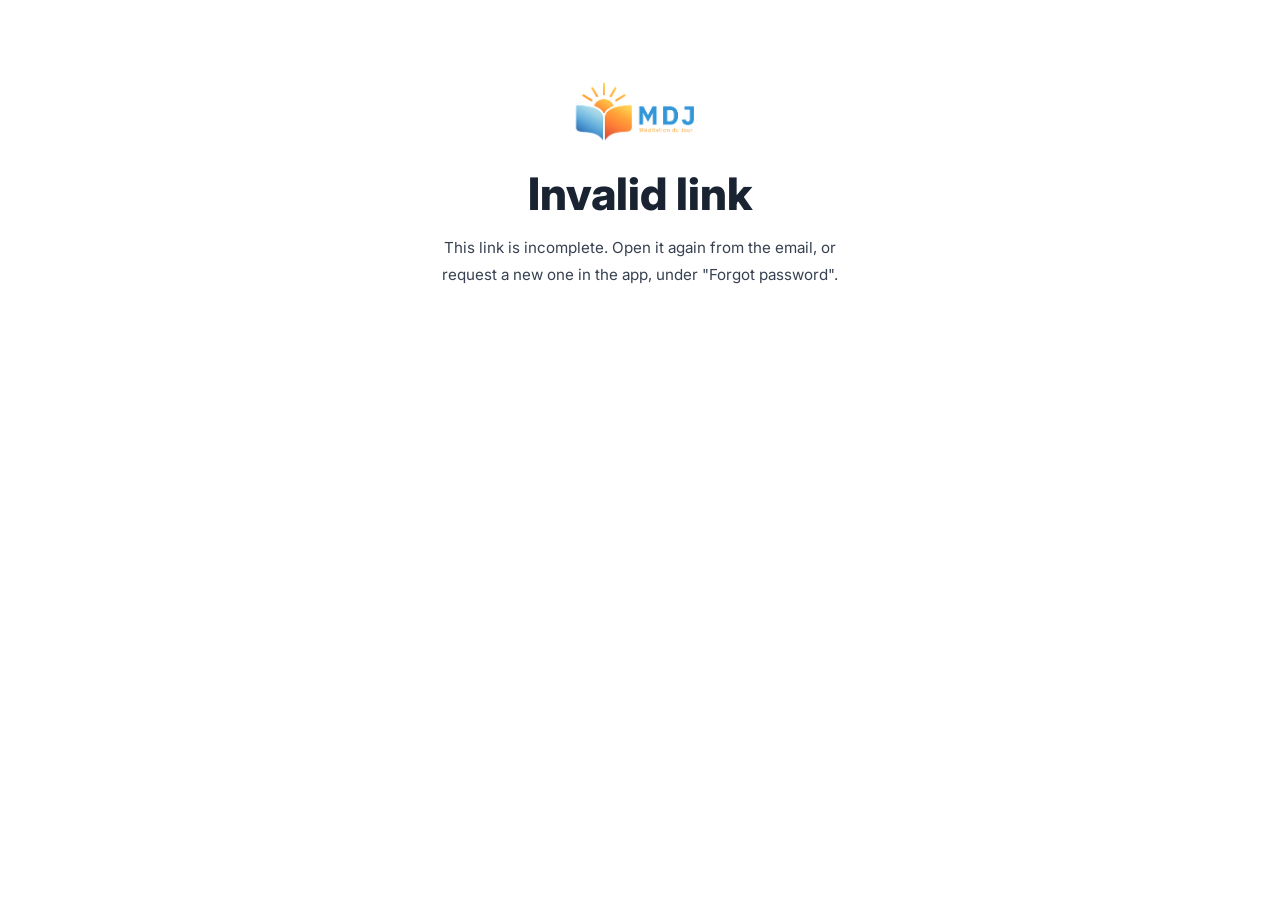
<file: reset-password.html>
<!DOCTYPE html>
<html lang="fr">
<head>
  <meta charset="UTF-8" />
  <meta name="viewport" content="width=device-width, initial-scale=1.0" />
  <title>Réinitialiser le mot de passe — MDJ Méditation du Jour</title>
  <meta name="robots" content="noindex, nofollow" />
  <!-- The reset token is in the URL fragment: never send this page's URL on. -->
  <meta name="referrer" content="no-referrer" />
  <link rel="shortcut icon" href="assets/imgs/favicon.png" />
  <link rel="icon" type="image/png" href="assets/imgs/favicon.png" />
  <link rel="preconnect" href="https://fonts.googleapis.com" />
  <link rel="preconnect" href="https://fonts.gstatic.com" crossorigin />
  <link href="https://fonts.googleapis.com/css2?family=Inter:wght@400;500;600;700;800&display=swap" rel="stylesheet" />
  <link rel="stylesheet" href="assets/css/style.css" />
  <link rel="stylesheet" href="assets/css/privacy.css" />
  <style>
    .reset { text-align: center; max-width: 480px; margin: 0 auto; }
    .reset__logo { margin: 0 auto 24px; display: block; }
    .reset__actions { display: flex; flex-direction: column; gap: 12px; margin-top: 28px; }
    .reset [hidden] { display: none; }
  </style>
</head>
<body>

  <section class="legal">
    <div class="container reset">
      <img class="reset__logo" src="assets/imgs/app_logo.png" alt="MDJ" height="64" />

      <!-- Valid link: hand the token over to the app. -->
      <div id="valid" hidden>
        <h1 class="legal__title" data-text="title">Réinitialiser votre mot de passe</h1>
        <div class="legal__body">
          <p data-text="intro">Ouvrez l'application Méditation du Jour pour choisir un nouveau mot de passe.</p>
          <p data-text="expiry">Ce lien est valable 10 minutes.</p>
        </div>
        <div class="reset__actions">
          <a id="open-app" class="btn btn--primary" href="#" data-text="open">Ouvrir l'application</a>
          <a class="btn btn--ghost" href="https://play.google.com/store/apps/details?id=com.brankoo.mdj" data-text="install">Pas encore l'application ? Télécharger</a>
        </div>
      </div>

      <!-- Missing or malformed token. -->
      <div id="invalid" hidden>
        <h1 class="legal__title" data-text="invalid_title">Lien invalide</h1>
        <div class="legal__body">
          <p data-text="invalid_intro">Ce lien est incomplet. Rouvrez-le depuis l'email reçu, ou demandez-en un nouveau dans l'application, via « Mot de passe oublié ».</p>
        </div>
      </div>
    </div>
  </section>

  <script>
    (function () {
      var EN = {
        title: 'Reset your password',
        intro: 'Open the Daily Meditation app to choose a new password.',
        expiry: 'This link is valid for 10 minutes.',
        open: 'Open the app',
        install: "Don't have the app yet? Download it",
        invalid_title: 'Invalid link',
        invalid_intro: 'This link is incomplete. Open it again from the email, or request a new one in the app, under "Forgot password".'
      };
      if ((navigator.language || '').toLowerCase().indexOf('en') === 0) {
        document.documentElement.lang = 'en';
        document.title = EN.title + ' — MDJ Daily Meditation';
        document.querySelectorAll('[data-text]').forEach(function (el) {
          el.textContent = EN[el.getAttribute('data-text')];
        });
      }

      var token = new URLSearchParams(location.hash.slice(1)).get('token') || '';
      // Keep the token out of the address bar and browser history.
      if (location.hash) history.replaceState(null, '', location.pathname);

      if (!/^[A-Za-z0-9_-]{20,}$/.test(token)) {
        document.getElementById('invalid').hidden = false;
        return;
      }
      document.getElementById('open-app').href =
        'mdj://reset-password?token=' + encodeURIComponent(token);
      document.getElementById('valid').hidden = false;
    })();
  </script>
</body>
</html>
</file>
<file: assets/css/style.css>
/* ============================================================
   MDJ Landing Page — Style
   Palette: Blue #4B9FD5 | Orange #F47B20 | Gold #FFC422
   ============================================================ */

/* ---------- Reset & Base ---------- */
*, *::before, *::after { box-sizing: border-box; margin: 0; padding: 0; }

:root {
  --blue:        #4B9FD5;
  --blue-dark:   #2E7DB5;
  --blue-light:  #73B8E2;
  --blue-pale:   #EAF4FC;
  --orange:      #F47B20;
  --orange-dark: #D4620F;
  --orange-pale: #FEF3EB;
  --gold:        #FFC422;
  --gold-pale:   #FFF8E1;
  --dark:        #1A2332;
  --dark-2:      #2C3E50;
  --gray:        #6B7280;
  --gray-light:  #F4F7FA;
  --white:       #FFFFFF;
  --radius:      16px;
  --radius-sm:   8px;
  --shadow:      0 4px 24px rgba(75, 159, 213, 0.12);
  --shadow-lg:   0 16px 48px rgba(75, 159, 213, 0.18);
  --transition:  0.25s ease;
  --font:        'Inter', system-ui, -apple-system, sans-serif;
}

html { scroll-behavior: smooth; }

body {
  font-family: var(--font);
  color: var(--dark);
  background: var(--white);
  line-height: 1.6;
  overflow-x: hidden;
}

a { text-decoration: none; color: inherit; }
img { max-width: 100%; display: block; }

.container {
  width: 100%;
  max-width: 1140px;
  margin: 0 auto;
  padding: 0 24px;
}

/* ---------- Typography ---------- */
.gradient-text {
  background: linear-gradient(135deg, var(--blue), var(--orange));
  -webkit-background-clip: text;
  -webkit-text-fill-color: transparent;
  background-clip: text;
}

.section-tag {
  display: inline-block;
  font-size: 0.75rem;
  font-weight: 700;
  letter-spacing: 0.1em;
  text-transform: uppercase;
  color: var(--blue);
  background: var(--blue-pale);
  padding: 4px 12px;
  border-radius: 100px;
  margin-bottom: 16px;
}

.section-header {
  text-align: center;
  margin-bottom: 56px;
}

.section-title {
  font-size: clamp(1.75rem, 3vw, 2.5rem);
  font-weight: 800;
  line-height: 1.2;
  color: var(--dark);
  max-width: 600px;
  margin: 0 auto;
}

/* ---------- Buttons ---------- */
.btn {
  display: inline-flex;
  align-items: center;
  gap: 8px;
  padding: 14px 28px;
  border-radius: 100px;
  font-size: 0.95rem;
  font-weight: 600;
  cursor: pointer;
  transition: var(--transition);
  border: 2px solid transparent;
}

.btn--primary {
  background: linear-gradient(135deg, var(--blue), var(--blue-dark));
  color: var(--white);
  box-shadow: 0 8px 24px rgba(75, 159, 213, 0.35);
}
.btn--primary:hover {
  transform: translateY(-2px);
  box-shadow: 0 12px 32px rgba(75, 159, 213, 0.45);
}

.btn--outline {
  border-color: var(--blue);
  color: var(--blue);
  background: transparent;
}
.btn--outline:hover {
  background: var(--blue-pale);
}

.btn--ghost {
  color: var(--dark-2);
  background: transparent;
}
.btn--ghost:hover { color: var(--blue); }

/* ---------- Navbar ---------- */
.navbar {
  position: sticky;
  top: 0;
  z-index: 100;
  background: rgba(255, 255, 255, 0.92);
  backdrop-filter: blur(12px);
  -webkit-backdrop-filter: blur(12px);
  border-bottom: 1px solid rgba(75, 159, 213, 0.1);
}

.navbar__inner {
  display: flex;
  align-items: center;
  gap: 32px;
  height: 68px;
}

.navbar__logo { flex-shrink: 0; }
.navbar__logo img { height: 44px; }

.navbar__links {
  display: flex;
  align-items: center;
  gap: 28px;
  margin-left: auto;
}

.navbar__links a {
  font-size: 0.9rem;
  font-weight: 500;
  color: var(--dark-2);
  transition: color var(--transition);
}
.navbar__links a:hover { color: var(--blue); }

.lang-toggle {
  display: flex;
  align-items: center;
  gap: 6px;
  padding: 6px 14px;
  border-radius: 100px;
  background: var(--gray-light);
  border: none;
  cursor: pointer;
  font-size: 0.85rem;
  font-weight: 600;
  color: var(--dark-2);
  transition: var(--transition);
  white-space: nowrap;
}
.lang-toggle:hover { background: var(--blue-pale); color: var(--blue); }

.navbar__burger {
  display: none;
  flex-direction: column;
  gap: 5px;
  background: none;
  border: none;
  cursor: pointer;
  padding: 4px;
}
.navbar__burger span {
  display: block;
  width: 22px;
  height: 2px;
  background: var(--dark);
  border-radius: 2px;
  transition: var(--transition);
}

.navbar__mobile {
  display: none;
  flex-direction: column;
  padding: 16px 24px;
  border-top: 1px solid rgba(75, 159, 213, 0.1);
  background: var(--white);
}
.navbar__mobile a {
  padding: 12px 0;
  font-weight: 500;
  color: var(--dark-2);
  border-bottom: 1px solid var(--gray-light);
}
.navbar__mobile.open { display: flex; }

/* ---------- Hero ---------- */
.hero {
  position: relative;
  overflow: hidden;
  padding: 100px 0 80px;
  background: linear-gradient(160deg, var(--white) 0%, var(--blue-pale) 60%, #fdf6f0 100%);
}

.hero__bg-shapes { position: absolute; inset: 0; pointer-events: none; }

.shape {
  position: absolute;
  border-radius: 50%;
  opacity: 0.18;
}
.shape--1 {
  width: 500px; height: 500px;
  background: radial-gradient(circle, var(--blue), transparent);
  top: -150px; right: -100px;
}
.shape--2 {
  width: 300px; height: 300px;
  background: radial-gradient(circle, var(--orange), transparent);
  bottom: -80px; left: -60px;
}
.shape--3 {
  width: 200px; height: 200px;
  background: radial-gradient(circle, var(--gold), transparent);
  top: 40%; left: 40%;
}

.hero__inner {
  display: grid;
  grid-template-columns: 1fr 1fr;
  gap: 64px;
  align-items: center;
}

.hero__badge {
  display: inline-flex;
  align-items: center;
  gap: 8px;
  font-size: 0.8rem;
  font-weight: 600;
  color: var(--orange);
  background: var(--orange-pale);
  padding: 6px 16px;
  border-radius: 100px;
  margin-bottom: 24px;
}
.hero__badge::before {
  content: '☀️';
  font-size: 14px;
}

.hero__title {
  font-size: clamp(2rem, 4vw, 3.25rem);
  font-weight: 800;
  line-height: 1.15;
  margin-bottom: 20px;
}

.hero__subtitle {
  font-size: 1.1rem;
  color: var(--gray);
  line-height: 1.7;
  margin-bottom: 36px;
  max-width: 480px;
}

.hero__cta {
  display: flex;
  flex-wrap: wrap;
  gap: 16px;
  margin-bottom: 20px;
}

.hero__note {
  font-size: 0.8rem;
  color: var(--gray);
}

/* Phone mockup */
.hero__visual {
  position: relative;
  display: flex;
  justify-content: center;
}

.hero__glow {
  position: absolute;
  width: 280px; height: 280px;
  background: radial-gradient(circle, rgba(75, 159, 213, 0.25), transparent 70%);
  border-radius: 50%;
  top: 50%; left: 50%;
  transform: translate(-50%, -50%);
  z-index: 0;
}

.phone-mockup {
  position: relative;
  z-index: 1;
  width: 270px;
  background: var(--dark);
  border-radius: 44px;
  padding: 14px;
  box-shadow:
    0 0 0 2px rgba(255,255,255,0.08),
    0 40px 80px rgba(26, 35, 50, 0.4),
    inset 0 0 0 1px rgba(255,255,255,0.05);
  animation: float 4s ease-in-out infinite;
}

@keyframes float {
  0%, 100% { transform: translateY(0); }
  50%       { transform: translateY(-12px); }
}

.phone-mockup::before {
  content: '';
  display: block;
  width: 80px; height: 24px;
  background: var(--dark);
  border-radius: 0 0 16px 16px;
  margin: 0 auto 10px;
}

.phone-mockup__screen {
  background: linear-gradient(160deg, #1a2d4a, #0f1b2d);
  border-radius: 32px;
  overflow: hidden;
}

.mock-screen { padding: 20px 16px; }

.mock-header {
  display: flex;
  justify-content: center;
  margin-bottom: 16px;
}
.mock-logo img { filter: brightness(0) invert(1); height: 22px; }

.mock-date {
  text-align: center;
  font-size: 0.65rem;
  color: rgba(255,255,255,0.4);
  text-transform: uppercase;
  letter-spacing: 0.08em;
  margin-bottom: 14px;
}

.mock-card {
  background: rgba(255, 255, 255, 0.06);
  border: 1px solid rgba(255, 255, 255, 0.1);
  border-radius: 16px;
  padding: 16px;
  margin-bottom: 12px;
  backdrop-filter: blur(8px);
}
.mock-card__tag {
  font-size: 0.6rem;
  font-weight: 700;
  letter-spacing: 0.08em;
  text-transform: uppercase;
  color: var(--gold);
  margin-bottom: 8px;
}
.mock-card__title {
  font-size: 0.75rem;
  font-weight: 700;
  color: var(--blue-light);
  margin-bottom: 8px;
}
.mock-card__quote {
  font-size: 0.72rem;
  font-style: italic;
  color: rgba(255,255,255,0.85);
  line-height: 1.5;
  margin-bottom: 8px;
}
.mock-card__preview {
  font-size: 0.65rem;
  color: rgba(255,255,255,0.4);
  line-height: 1.4;
}

.mock-notif {
  display: flex;
  align-items: center;
  gap: 8px;
  background: rgba(244, 123, 32, 0.15);
  border: 1px solid rgba(244, 123, 32, 0.3);
  border-radius: 10px;
  padding: 10px 12px;
}
.mock-notif__icon { font-size: 14px; }
.mock-notif__text { font-size: 0.62rem; color: rgba(255,255,255,0.75); }

/* ---------- Stats ---------- */
.stats {
  background: var(--white);
  border-top: 1px solid rgba(75, 159, 213, 0.1);
  border-bottom: 1px solid rgba(75, 159, 213, 0.1);
  padding: 40px 0;
}

.stats__inner {
  display: flex;
  align-items: center;
  justify-content: center;
  gap: 0;
  flex-wrap: wrap;
}

.stat {
  display: flex;
  flex-direction: column;
  align-items: center;
  gap: 4px;
  padding: 16px 40px;
}

.stat__number {
  font-size: 1.8rem;
  font-weight: 800;
  background: linear-gradient(135deg, var(--blue), var(--orange));
  -webkit-background-clip: text;
  -webkit-text-fill-color: transparent;
  background-clip: text;
}

.stat__label {
  font-size: 0.8rem;
  color: var(--gray);
  font-weight: 500;
}

.stat__divider {
  width: 1px;
  height: 48px;
  background: rgba(75, 159, 213, 0.15);
}

/* ---------- Features ---------- */
.features {
  padding: 100px 0;
  background: var(--gray-light);
}

.features__grid {
  display: grid;
  grid-template-columns: repeat(3, 1fr);
  gap: 24px;
}

.feature-card {
  background: var(--white);
  border-radius: var(--radius);
  padding: 32px 28px;
  box-shadow: var(--shadow);
  transition: var(--transition);
  border: 1px solid rgba(75, 159, 213, 0.08);
}
.feature-card:hover {
  transform: translateY(-4px);
  box-shadow: var(--shadow-lg);
}

.feature-card__icon {
  width: 52px; height: 52px;
  border-radius: 14px;
  display: flex;
  align-items: center;
  justify-content: center;
  margin-bottom: 20px;
}
.feature-card__icon svg { width: 24px; height: 24px; }

.feature-card__icon--blue   { background: var(--blue-pale);   color: var(--blue); }
.feature-card__icon--orange { background: var(--orange-pale);  color: var(--orange); }
.feature-card__icon--gold   { background: var(--gold-pale);    color: #B8860B; }

.feature-card h3 {
  font-size: 1.05rem;
  font-weight: 700;
  margin-bottom: 10px;
  color: var(--dark);
}
.feature-card p {
  font-size: 0.9rem;
  color: var(--gray);
  line-height: 1.65;
}

/* ---------- About ---------- */
.about {
  padding: 100px 0;
  background: var(--white);
}

.about__inner {
  display: grid;
  grid-template-columns: 1fr 1fr;
  gap: 80px;
  align-items: center;
}

.about__visual {
  position: relative;
  display: flex;
  justify-content: center;
}

.about__cards { position: relative; width: 300px; height: 340px; }

.about__card {
  position: absolute;
  background: var(--white);
  border-radius: var(--radius);
  padding: 28px 24px;
  box-shadow: var(--shadow-lg);
  border: 1px solid rgba(75, 159, 213, 0.1);
  width: 240px;
}

.about__card--front {
  top: 0; left: 0;
  background: linear-gradient(135deg, var(--blue), var(--blue-dark));
  color: var(--white);
  z-index: 2;
  transform: rotate(-3deg);
}
.about__card--back {
  bottom: 0; right: 0;
  background: linear-gradient(135deg, var(--orange), var(--orange-dark));
  color: var(--white);
  z-index: 1;
  transform: rotate(3deg);
}

.about__card-icon { font-size: 2rem; margin-bottom: 12px; }
.about__card-title { font-size: 0.85rem; font-weight: 700; text-transform: uppercase; letter-spacing: 0.06em; margin-bottom: 8px; opacity: 0.9; }
.about__card-body  { font-size: 0.9rem; line-height: 1.5; opacity: 0.85; }

.about__text .section-title { text-align: left; margin: 0 0 20px; }

.about__text p {
  font-size: 0.95rem;
  color: var(--gray);
  line-height: 1.75;
  margin-bottom: 16px;
}

.about__values {
  display: flex;
  flex-direction: column;
  gap: 10px;
  margin-top: 28px;
}

.about__value {
  display: flex;
  align-items: center;
  gap: 12px;
  font-size: 0.92rem;
  font-weight: 600;
  color: var(--dark-2);
}

.about__value-icon {
  color: var(--gold);
  font-size: 1rem;
}

/* ---------- Download ---------- */
.download {
  position: relative;
  overflow: hidden;
  padding: 100px 0;
  background: linear-gradient(135deg, var(--dark) 0%, var(--dark-2) 100%);
  text-align: center;
}

.download__bg { position: absolute; inset: 0; pointer-events: none; }
.shape--d1 {
  width: 400px; height: 400px;
  background: radial-gradient(circle, rgba(75, 159, 213, 0.2), transparent);
  top: -100px; left: -100px;
  border-radius: 50%;
}
.shape--d2 {
  width: 300px; height: 300px;
  background: radial-gradient(circle, rgba(244, 123, 32, 0.15), transparent);
  bottom: -80px; right: -80px;
  border-radius: 50%;
}

.download__inner { position: relative; z-index: 1; }

.download__logo {
  margin: 0 auto 24px;
  filter: brightness(0) invert(1);
  opacity: 0.95;
}

.download__title {
  font-size: clamp(2rem, 4vw, 3rem);
  font-weight: 800;
  color: var(--white);
  margin-bottom: 16px;
}

.download__subtitle {
  font-size: 1.05rem;
  color: rgba(255, 255, 255, 0.65);
  max-width: 520px;
  margin: 0 auto 48px;
  line-height: 1.7;
}

.download__buttons {
  display: flex;
  justify-content: center;
  flex-wrap: wrap;
  gap: 20px;
  margin-bottom: 24px;
}

.store-btn {
  display: inline-flex;
  align-items: center;
  gap: 14px;
  padding: 14px 28px;
  background: rgba(255, 255, 255, 0.1);
  border: 1px solid rgba(255, 255, 255, 0.2);
  border-radius: 14px;
  color: var(--white);
  transition: var(--transition);
  backdrop-filter: blur(8px);
  min-width: 190px;
}
.store-btn:hover {
  background: rgba(255, 255, 255, 0.18);
  transform: translateY(-2px);
  border-color: rgba(255, 255, 255, 0.35);
}

.store-btn__icon { width: 28px; height: 28px; flex-shrink: 0; }
.store-btn__text { display: flex; flex-direction: column; text-align: left; }
.store-btn__sub  { font-size: 0.68rem; opacity: 0.65; }
.store-btn__name { font-size: 1rem; font-weight: 700; }
.store-btn--disabled {
  opacity: 0.5;
  pointer-events: none;
}

.download__note {
  font-size: 0.8rem;
  color: rgba(255, 255, 255, 0.4);
}

/* ---------- Footer ---------- */
.footer {
  background: var(--dark);
  border-top: 1px solid rgba(255, 255, 255, 0.06);
  padding: 40px 0;
}

.footer__inner {
  display: flex;
  align-items: center;
  flex-wrap: wrap;
  gap: 24px;
}

.footer__brand {
  display: flex;
  align-items: center;
  gap: 12px;
}
.footer__brand img { filter: brightness(0) invert(1); opacity: 0.8; }
.footer__brand p { font-size: 0.85rem; color: rgba(255,255,255,0.4); }

.footer__links {
  display: flex;
  gap: 24px;
  margin-left: auto;
}
.footer__links a {
  font-size: 0.85rem;
  color: rgba(255,255,255,0.4);
  transition: color var(--transition);
}
.footer__links a:hover { color: var(--blue-light); }

.footer__copy {
  font-size: 0.8rem;
  color: rgba(255,255,255,0.3);
  width: 100%;
}

/* ---------- Responsive ---------- */
@media (max-width: 960px) {
  .features__grid { grid-template-columns: repeat(2, 1fr); }
  .hero__inner    { grid-template-columns: 1fr; text-align: center; }
  .hero__subtitle { margin: 0 auto 36px; }
  .hero__cta      { justify-content: center; }
  .hero__visual   { display: none; }
  .about__inner   { grid-template-columns: 1fr; }
  .about__visual  { display: none; }
  .about__text .section-title { text-align: center; }
  .section-tag    { display: block; text-align: center; }
}

@media (max-width: 640px) {
  .navbar__links { display: none; }
  .navbar__burger { display: flex; margin-left: auto; }
  .lang-toggle { margin-left: 0; }
  .features__grid { grid-template-columns: 1fr; }
  .stats__inner { gap: 0; }
  .stat { padding: 12px 20px; }
  .stat__divider { display: none; }
  .footer__links { display: none; }
  .footer__inner { justify-content: center; text-align: center; }
  .footer__brand { flex-direction: column; }
  .footer__copy { text-align: center; }
}
</file>
<file: assets/css/cgu.css>
.legal {
  padding: 80px 0 60px;
}

.legal__header {
  margin-bottom: 48px;
  border-bottom: 1px solid #e5e7eb;
  padding-bottom: 32px;
}

.legal__badge {
  display: inline-block;
  background: var(--blue-pale);
  color: var(--blue-dark);
  font-size: 0.8rem;
  font-weight: 600;
  letter-spacing: 0.08em;
  text-transform: uppercase;
  padding: 6px 14px;
  border-radius: 99px;
  margin-bottom: 16px;
}

.legal__title {
  font-size: clamp(1.8rem, 4vw, 2.8rem);
  font-weight: 800;
  color: var(--dark);
  line-height: 1.2;
  margin-bottom: 12px;
}

.legal__date {
  font-size: 0.85rem;
  color: var(--gray);
}

.legal__body {
  max-width: 760px;
}

.legal__body h2 {
  font-size: 1.1rem;
  font-weight: 700;
  color: var(--dark);
  margin: 36px 0 12px;
}

.legal__body p {
  font-size: 0.95rem;
  color: #374151;
  line-height: 1.8;
  margin-bottom: 14px;
}

.legal__body table {
  width: 100%;
  border-collapse: collapse;
  margin: 20px 0;
  font-size: 0.9rem;
}

.legal__body th {
  background: var(--blue-pale);
  color: var(--blue-dark);
  font-weight: 600;
  padding: 10px 14px;
  text-align: left;
  border: 1px solid #dbeafe;
}

.legal__body td {
  padding: 10px 14px;
  border: 1px solid #e5e7eb;
  color: #374151;
}

.legal__body tr:nth-child(even) td {
  background: #f9fafb;
}

.legal__body .legal__back {
  display: inline-flex;
  align-items: center;
  gap: 8px;
  font-size: 0.9rem;
  font-weight: 600;
  color: var(--blue);
  margin-bottom: 40px;
  transition: color 0.2s;
}

.legal__body .legal__back:hover {
  color: var(--blue-dark);
}

.legal__body .legal__back::before {
  content: '←';
}
</file>
<file: assets/css/privacy.css>
.legal {
  padding: 80px 0 60px;
}

.legal__header {
  margin-bottom: 48px;
  border-bottom: 1px solid #e5e7eb;
  padding-bottom: 32px;
}

.legal__badge {
  display: inline-block;
  background: var(--blue-pale);
  color: var(--blue-dark);
  font-size: 0.8rem;
  font-weight: 600;
  letter-spacing: 0.08em;
  text-transform: uppercase;
  padding: 6px 14px;
  border-radius: 99px;
  margin-bottom: 16px;
}

.legal__title {
  font-size: clamp(1.8rem, 4vw, 2.8rem);
  font-weight: 800;
  color: var(--dark);
  line-height: 1.2;
  margin-bottom: 12px;
}

.legal__date {
  font-size: 0.85rem;
  color: var(--gray);
}

.legal__body {
  max-width: 760px;
}

.legal__body h2 {
  font-size: 1.1rem;
  font-weight: 700;
  color: var(--dark);
  margin: 36px 0 12px;
}

.legal__body p {
  font-size: 0.95rem;
  color: #374151;
  line-height: 1.8;
  margin-bottom: 14px;
}

.legal__body table {
  width: 100%;
  border-collapse: collapse;
  margin: 20px 0;
  font-size: 0.9rem;
}

.legal__body th {
  background: var(--blue-pale);
  color: var(--blue-dark);
  font-weight: 600;
  padding: 10px 14px;
  text-align: left;
  border: 1px solid #dbeafe;
}

.legal__body td {
  padding: 10px 14px;
  border: 1px solid #e5e7eb;
  color: #374151;
}

.legal__body tr:nth-child(even) td {
  background: #f9fafb;
}

.legal__back {
  display: inline-flex;
  align-items: center;
  gap: 8px;
  font-size: 0.9rem;
  font-weight: 600;
  color: var(--blue);
  margin-bottom: 40px;
  transition: color 0.2s;
}

.legal__back:hover {
  color: var(--blue-dark);
}

.legal__back::before {
  content: '←';
}
</file>
